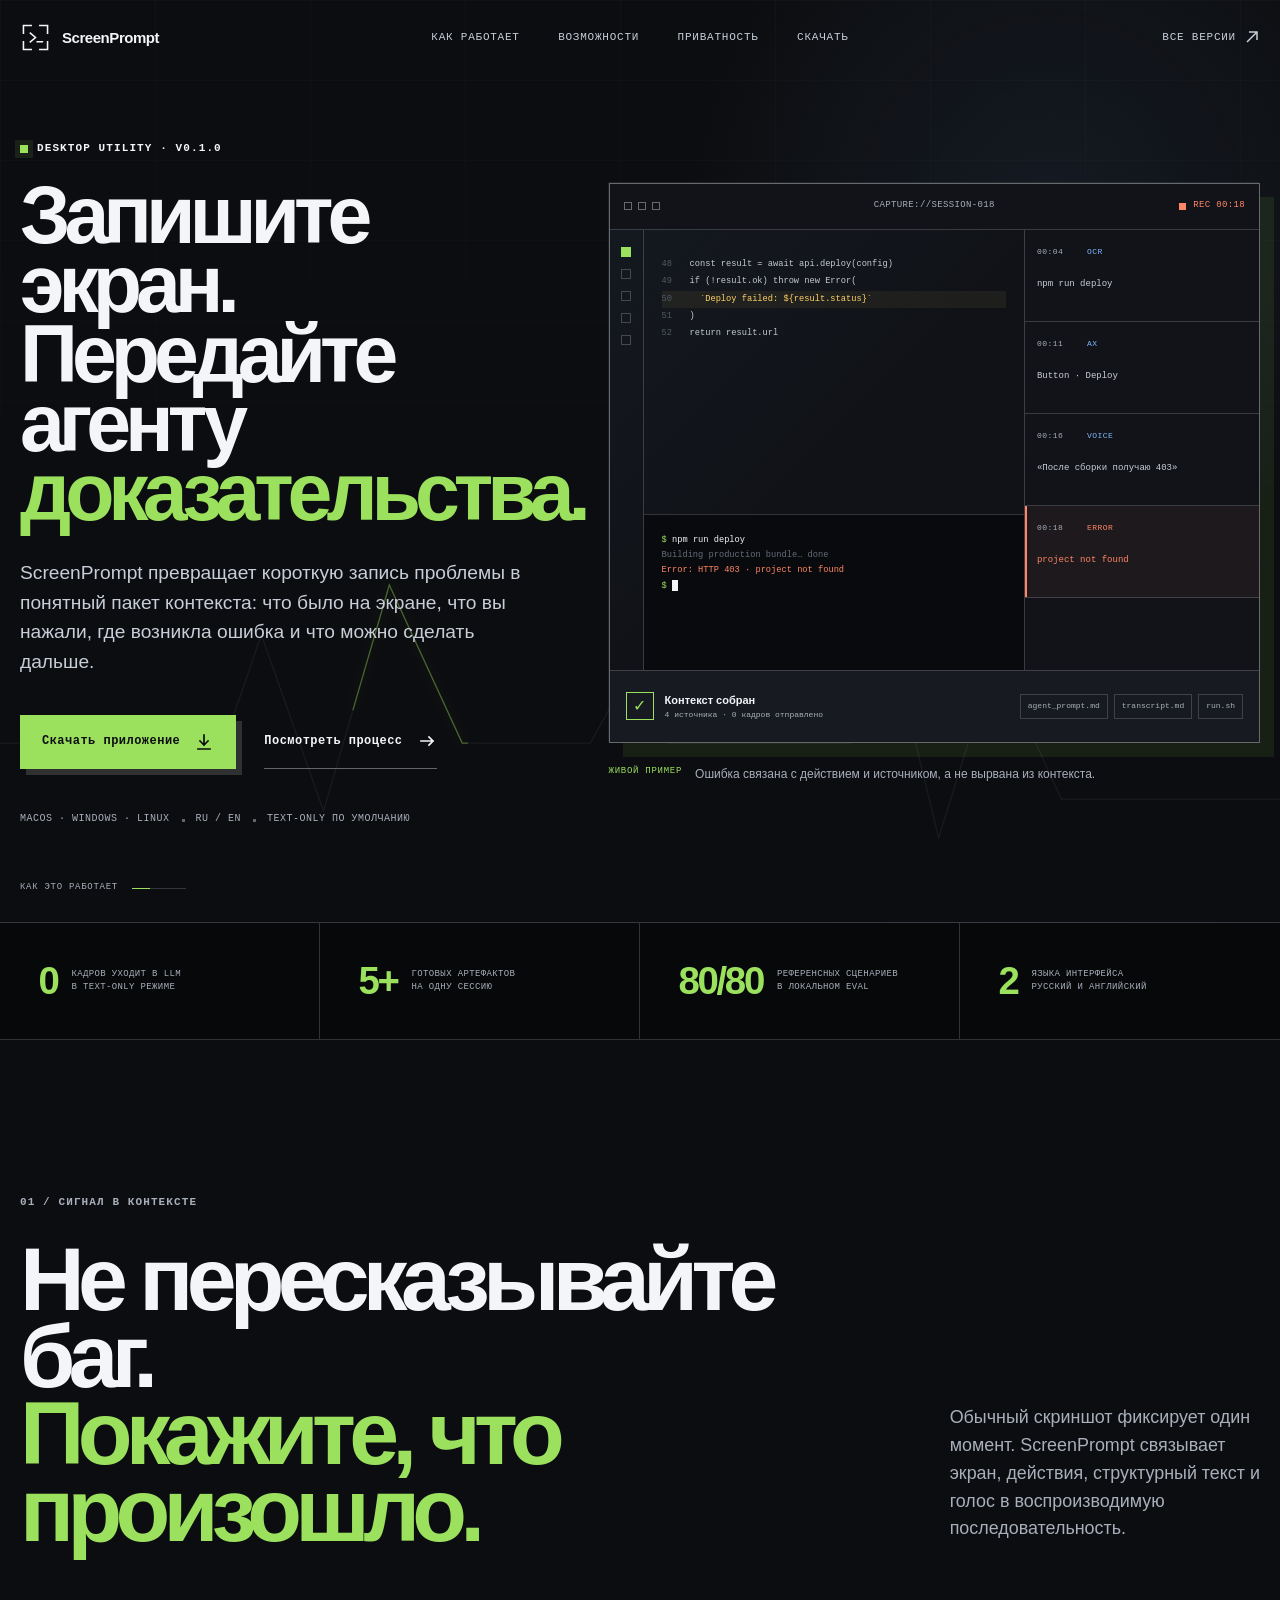
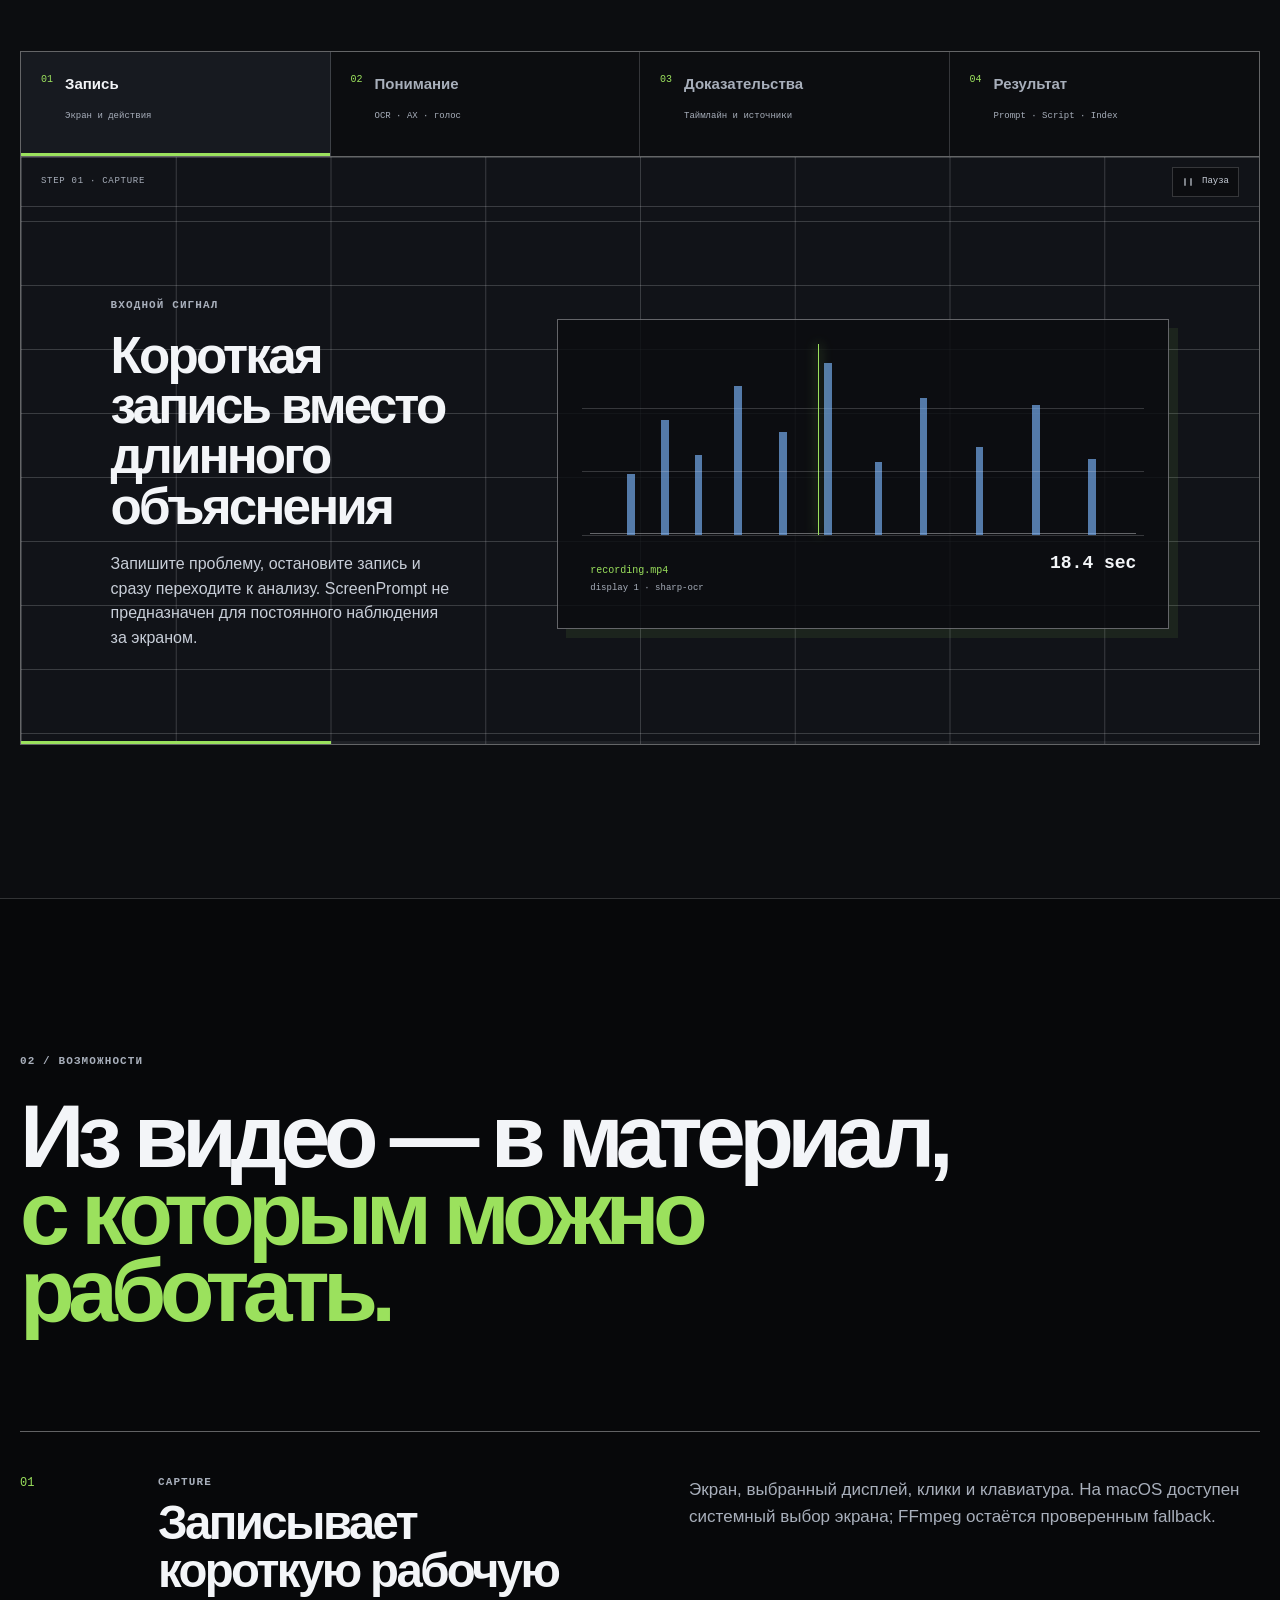
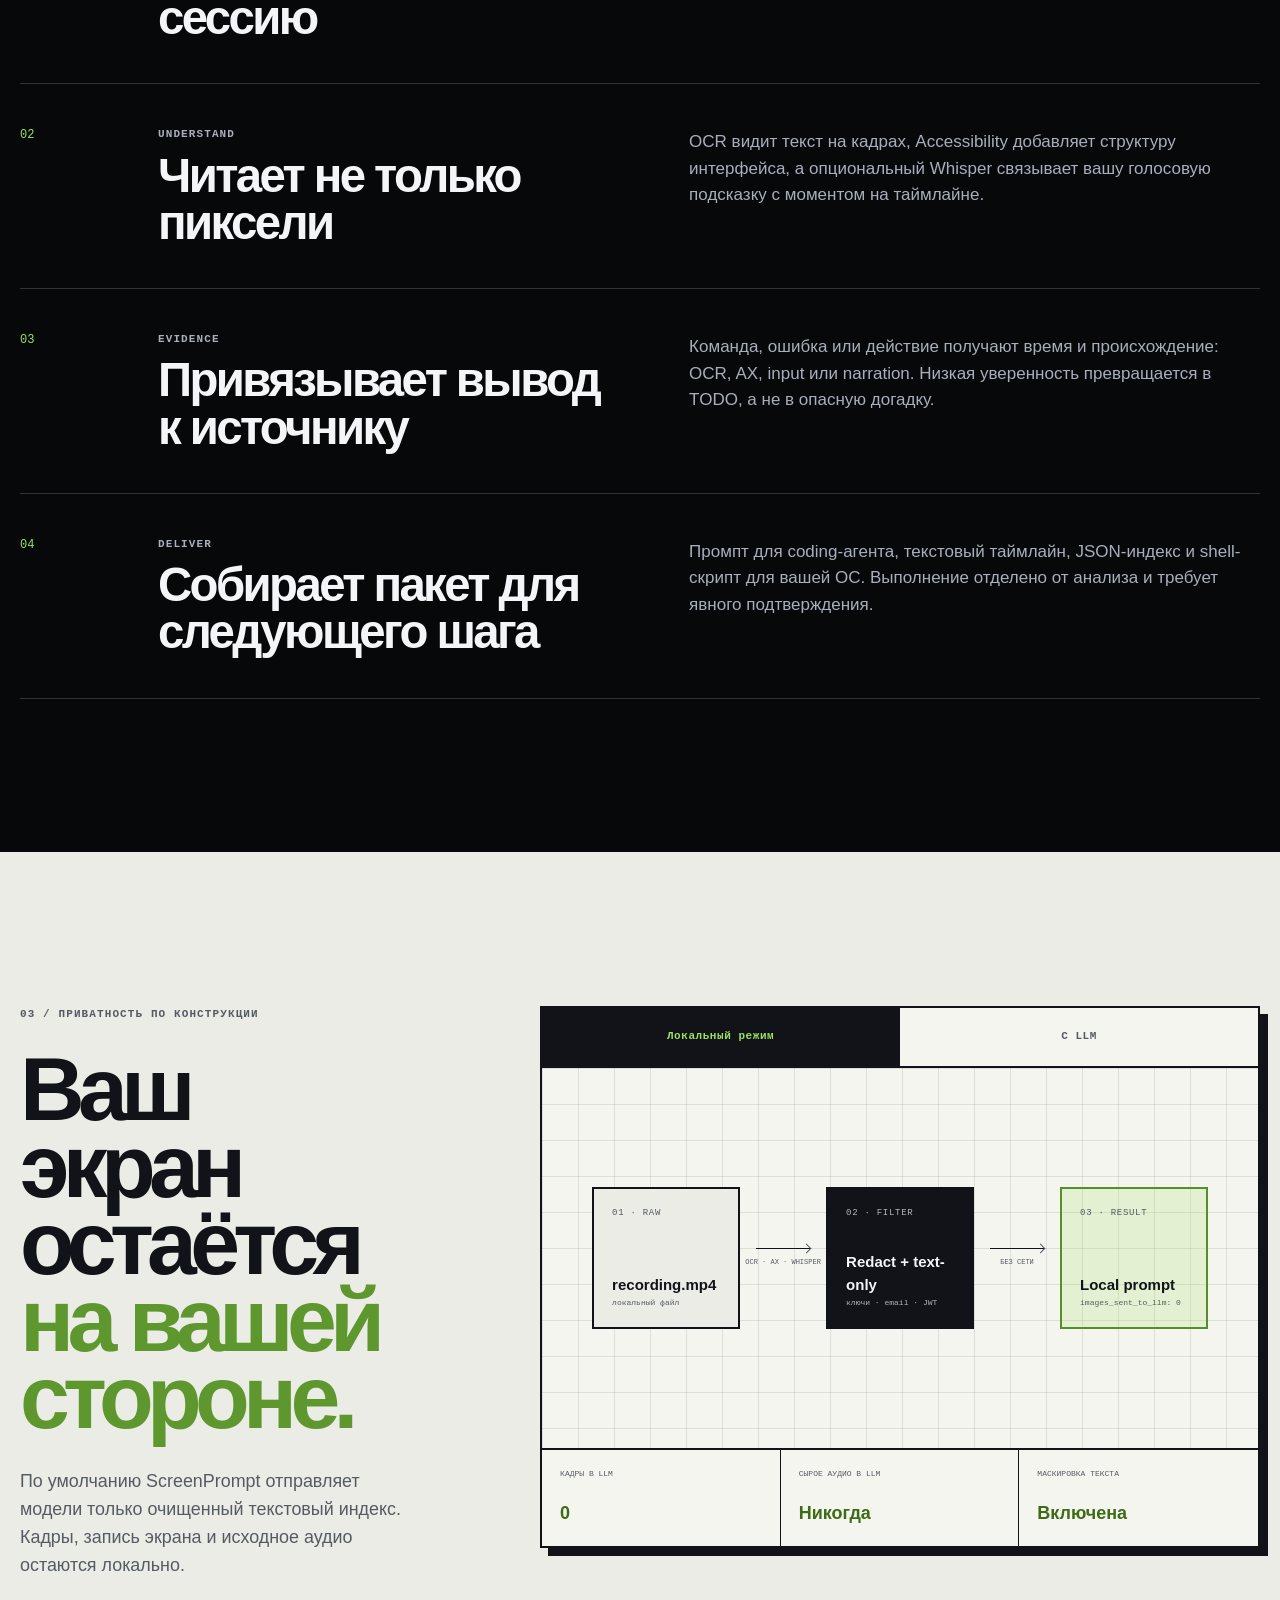
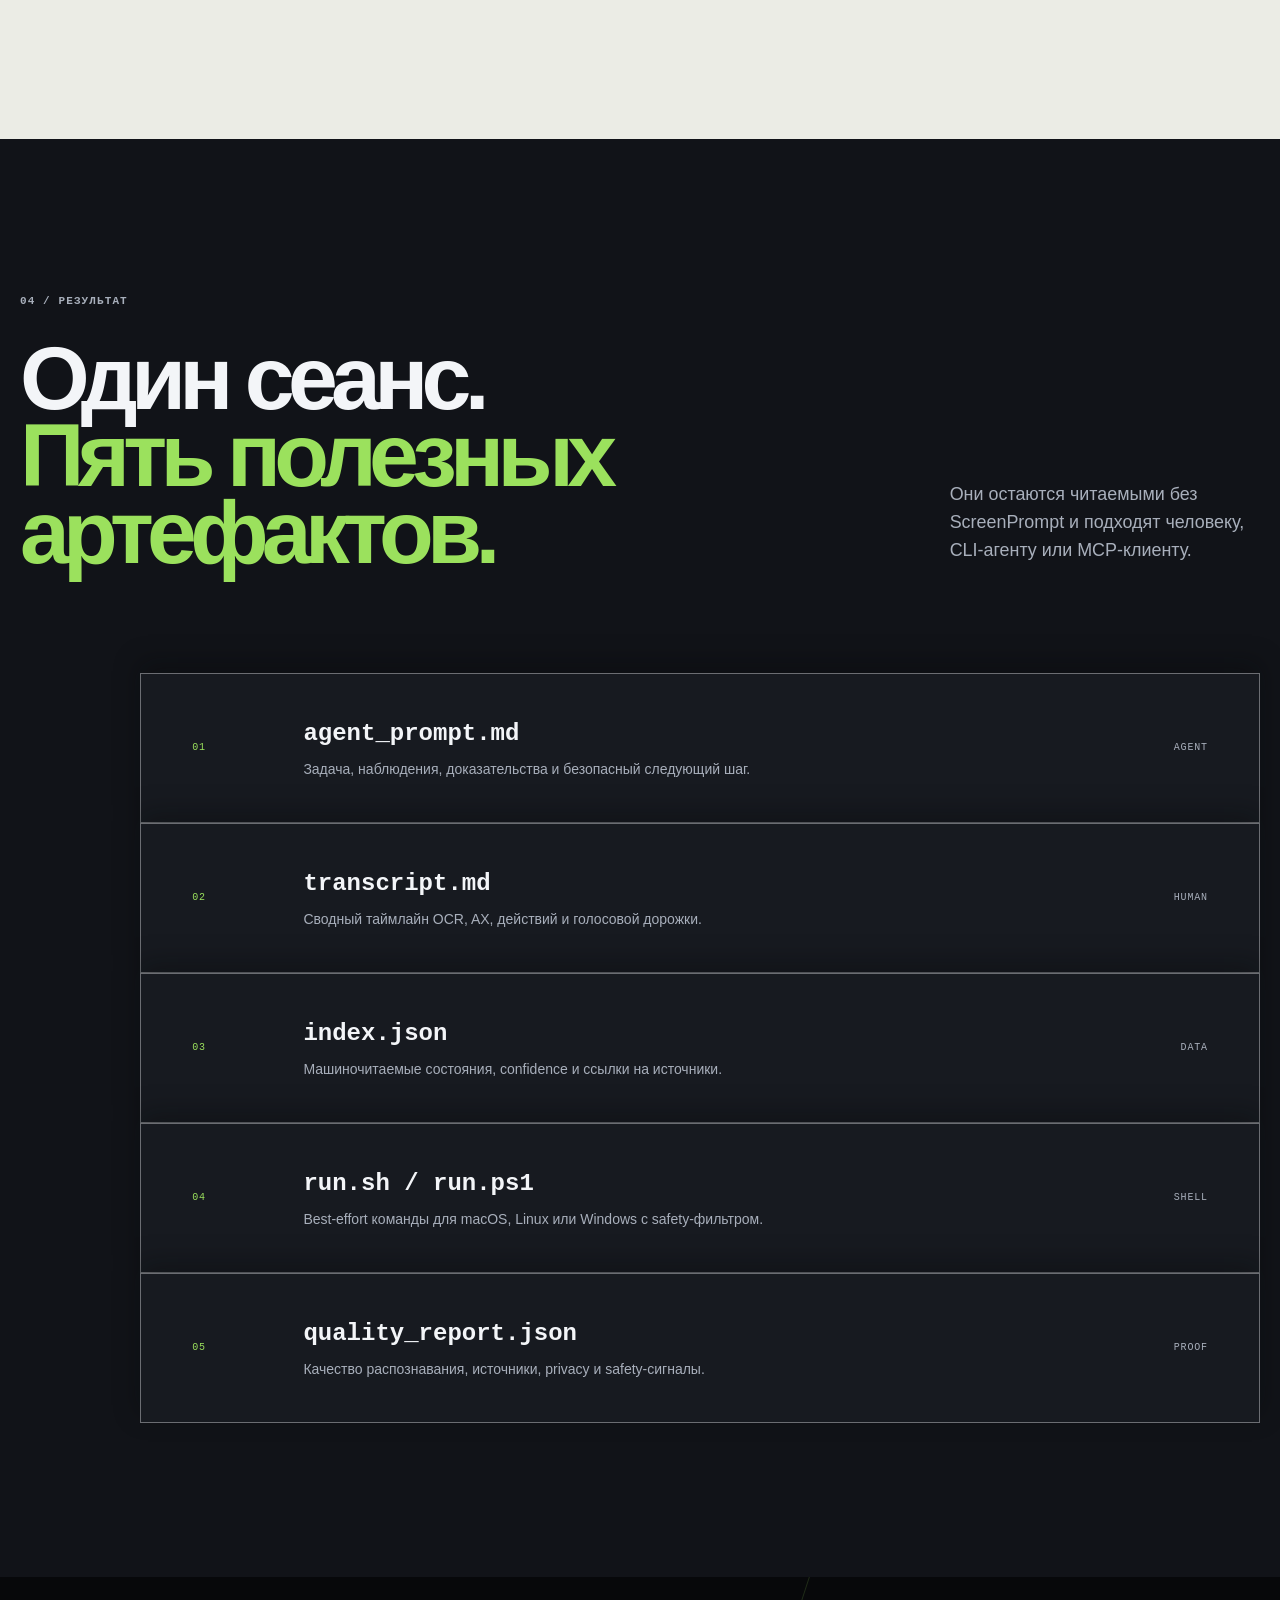
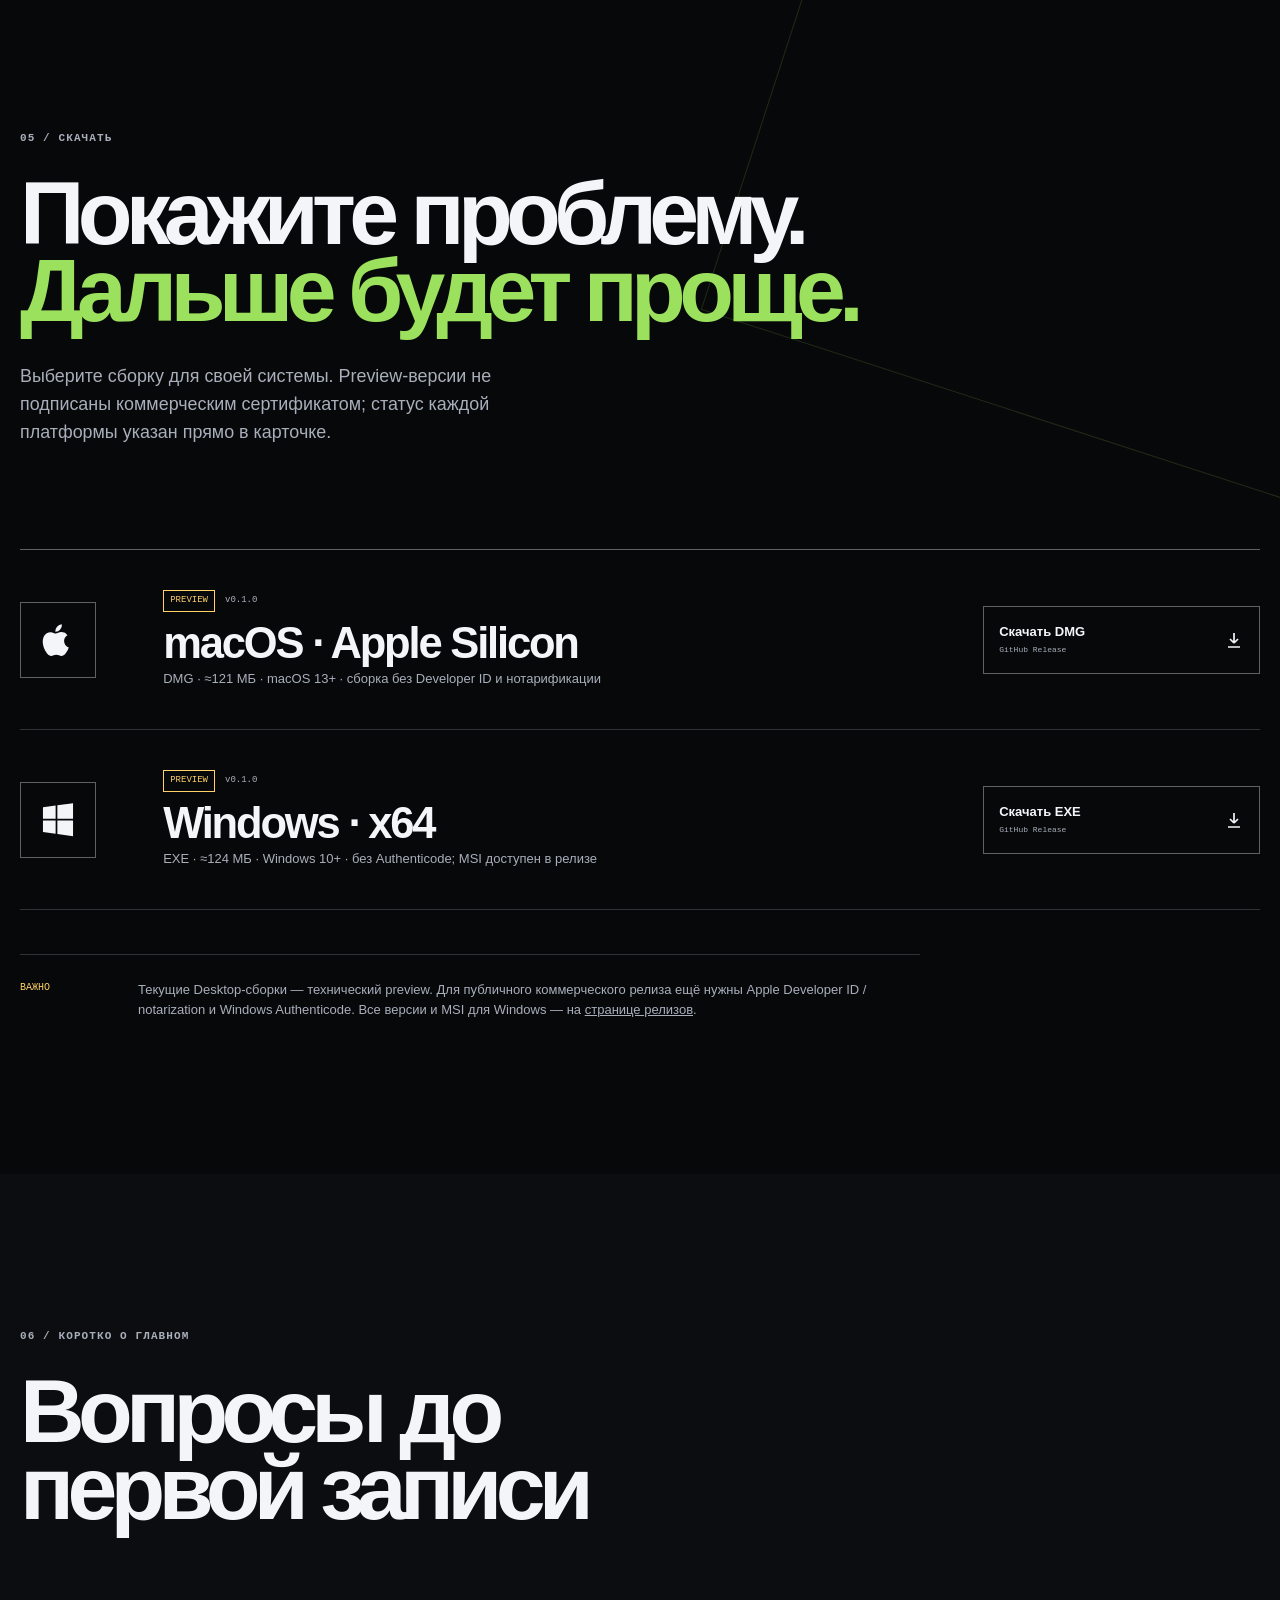
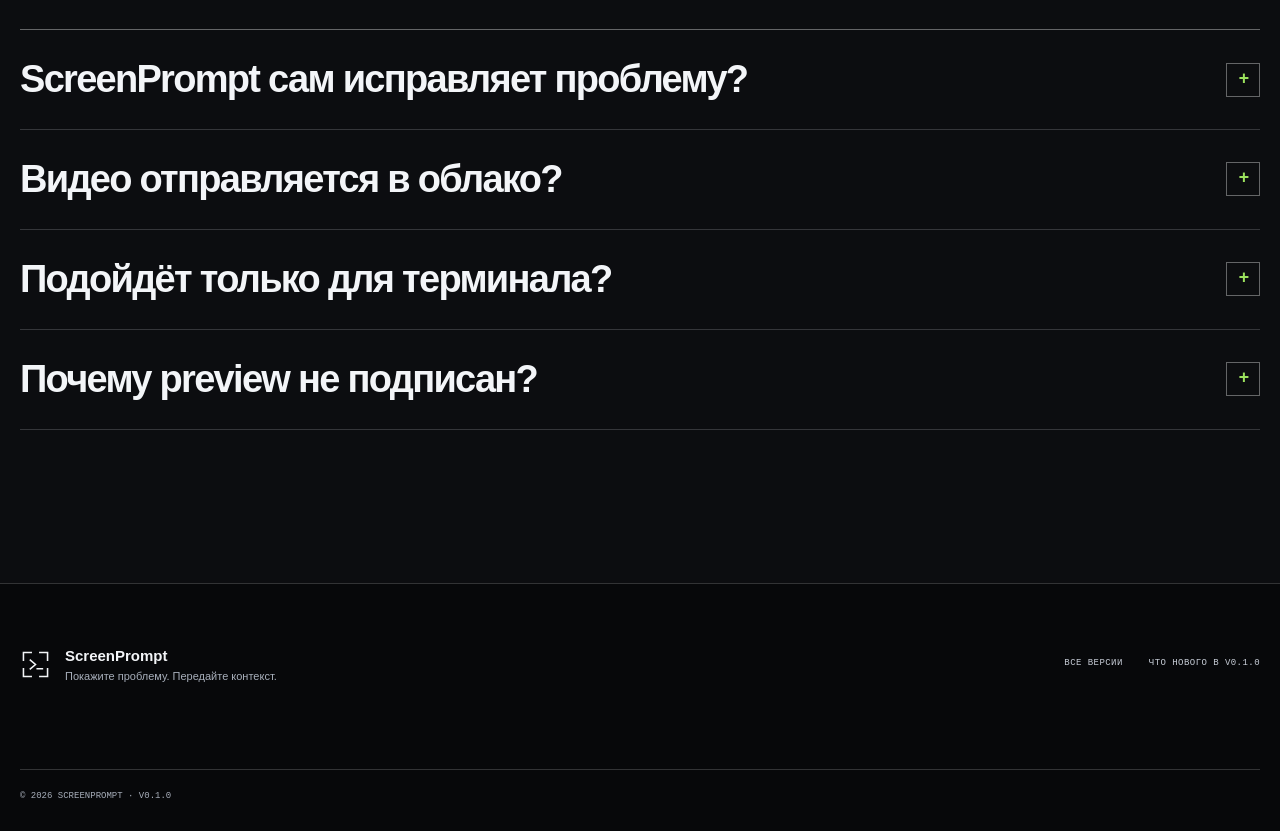
<file: index.html>
<!doctype html>
<html lang="ru">
  <head>
    <meta charset="UTF-8" />
    <meta name="viewport" content="width=device-width, initial-scale=1" />
    <meta name="theme-color" content="#0c0d10" />
    <meta
      name="description"
      content="ScreenPrompt превращает короткую запись экрана в доказательный индекс, промпт для coding-агента и безопасный shell-скрипт."
    />
    <meta property="og:type" content="website" />
    <meta property="og:locale" content="ru_RU" />
    <meta property="og:title" content="ScreenPrompt — покажите проблему, передайте контекст" />
    <meta
      property="og:description"
      content="Запись экрана → OCR, Accessibility и голос → понятный пакет контекста для coding-агента."
    />
    <meta property="og:url" content="https://screenprompt.24oros.ru/" />
    <meta property="og:image" content="https://screenprompt.24oros.ru/assets/og-card.svg" />
    <meta name="twitter:card" content="summary_large_image" />
    <link rel="canonical" href="https://screenprompt.24oros.ru/" />
    <link rel="icon" href="assets/icon.svg" type="image/svg+xml" />
    <link rel="manifest" href="manifest.webmanifest" />
    <link rel="stylesheet" href="styles.css" />
    <title>ScreenPrompt — запись экрана в контекст для coding-агента</title>
  </head>
  <body>
    <a class="skip-link" href="#main">Перейти к содержанию</a>

    <header class="site-header" data-header>
      <a class="brand" href="#top" aria-label="ScreenPrompt — на главную">
        <svg class="brand-mark" viewBox="0 0 36 36" aria-hidden="true">
          <path d="M4 13V4h9M23 4h9v9M32 23v9h-9M13 32H4v-9" />
          <path d="m12 13 6 5-6 5M20 23h6" />
        </svg>
        <span>ScreenPrompt</span>
      </a>

      <button
        class="menu-toggle"
        type="button"
        aria-expanded="false"
        aria-controls="site-navigation"
        data-menu-toggle
      >
        <span class="sr-only">Открыть меню</span>
        <span></span><span></span>
      </button>

      <nav class="site-nav" id="site-navigation" aria-label="Основная навигация" data-menu>
        <a href="#how">Как работает</a>
        <a href="#features">Возможности</a>
        <a href="#privacy">Приватность</a>
        <a href="#download">Скачать</a>
      </nav>

      <a
        class="header-github"
        href="https://github.com/Linx72/ScreenPrompt-releases/releases"
        target="_blank"
        rel="noreferrer"
      >
        Все версии
        <svg viewBox="0 0 16 16" aria-hidden="true"><path d="M5 3h8v8M13 3 3 13" /></svg>
      </a>
    </header>

    <main id="main">
      <section class="hero" id="top" aria-labelledby="hero-title">
        <div class="hero-grid" aria-hidden="true"></div>
        <svg class="hero-signal" viewBox="0 0 1440 480" preserveAspectRatio="none" aria-hidden="true">
          <path class="hero-signal-base" d="M0 356h252l42-108 70 176 74-226 82 158h144l40-63 48 63h205l39-124 60 219 64-183 74 144h286" />
          <path class="hero-signal-live" d="M0 356h252l42-108 70 176 74-226 82 158h144l40-63 48 63h205l39-124 60 219 64-183 74 144h286" />
        </svg>

        <div class="hero-copy reveal">
          <p class="eyebrow"><span class="status-dot"></span> Desktop utility · v0.1.0</p>
          <h1 id="hero-title">
            Запишите экран.<br />
            Передайте агенту <em>доказательства.</em>
          </h1>
          <p class="hero-lede">
            ScreenPrompt превращает короткую запись проблемы в понятный пакет контекста:
            что было на экране, что вы нажали, где возникла ошибка и что можно сделать дальше.
          </p>
          <div class="hero-actions">
            <a class="button button-primary" href="#download" data-platform-cta>
              <span>Скачать приложение</span>
              <svg viewBox="0 0 20 20" aria-hidden="true"><path d="M10 3v10m0 0 4-4m-4 4L6 9M4 17h12" /></svg>
            </a>
            <a class="text-link" href="#how">
              Посмотреть процесс
              <svg viewBox="0 0 20 20" aria-hidden="true"><path d="M4 10h12m-4-4 4 4-4 4" /></svg>
            </a>
          </div>
          <ul class="hero-notes" aria-label="Ключевые свойства">
            <li>macOS · Windows · Linux</li>
            <li>RU / EN</li>
            <li>Text-only по умолчанию</li>
          </ul>
        </div>

        <div class="hero-proof reveal" aria-label="Пример работы ScreenPrompt">
          <div class="proof-window">
            <div class="window-bar">
              <div class="window-controls" aria-hidden="true"><span></span><span></span><span></span></div>
              <span class="window-title">capture://session-018</span>
              <span class="recording-state"><i></i> REC 00:18</span>
            </div>

            <div class="capture-stage">
              <div class="capture-app">
                <div class="app-rail" aria-hidden="true">
                  <span class="rail-active"></span><span></span><span></span><span></span><span></span>
                </div>
                <div class="app-code" aria-hidden="true">
                  <p><b>48</b><span>const result = await api.deploy(config)</span></p>
                  <p><b>49</b><span>if (!result.ok) throw new Error(</span></p>
                  <p class="code-error"><b>50</b><span>&nbsp;&nbsp;`Deploy failed: ${result.status}`</span></p>
                  <p><b>51</b><span>)</span></p>
                  <p><b>52</b><span>return result.url</span></p>
                </div>
                <div class="capture-terminal">
                  <p><span>$</span> npm run deploy</p>
                  <p class="terminal-muted">Building production bundle… done</p>
                  <p class="terminal-error">Error: HTTP 403 · project not found</p>
                  <p class="terminal-caret"><span>$</span> <i></i></p>
                </div>
              </div>

              <ol class="event-ledger" aria-label="Собранные события">
                <li><time>00:04</time><span>OCR</span><strong>npm run deploy</strong></li>
                <li><time>00:11</time><span>AX</span><strong>Button · Deploy</strong></li>
                <li><time>00:16</time><span>VOICE</span><strong>«После сборки получаю 403»</strong></li>
                <li class="ledger-live"><time>00:18</time><span>ERROR</span><strong>project not found</strong></li>
              </ol>
            </div>

            <div class="artifact-ribbon">
              <div class="artifact-status">
                <span class="artifact-check">✓</span>
                <span><b>Контекст собран</b><small>4 источника · 0 кадров отправлено</small></span>
              </div>
              <div class="artifact-files" aria-label="Созданные файлы">
                <span>agent_prompt.md</span><span>transcript.md</span><span>run.sh</span>
              </div>
            </div>
          </div>
          <p class="proof-caption"><span>Живой пример</span> Ошибка связана с действием и источником, а не вырвана из контекста.</p>
        </div>

        <a class="scroll-cue" href="#how" aria-label="Прокрутить к разделу как это работает">
          <span>Как это работает</span><i></i>
        </a>
      </section>

      <section class="signal-strip" aria-label="Проверяемые свойства продукта">
        <div><strong>0</strong><span>кадров уходит в LLM<br />в text-only режиме</span></div>
        <div><strong>5+</strong><span>готовых артефактов<br />на одну сессию</span></div>
        <div><strong>80/80</strong><span>референсных сценариев<br />в локальном eval</span></div>
        <div><strong>2</strong><span>языка интерфейса<br />русский и английский</span></div>
      </section>

      <section class="process section" id="how" aria-labelledby="process-title">
        <div class="section-heading reveal">
          <p class="section-index">01 / Сигнал в контексте</p>
          <h2 id="process-title">Не пересказывайте баг.<br /><em>Покажите, что произошло.</em></h2>
          <p>
            Обычный скриншот фиксирует один момент. ScreenPrompt связывает экран, действия,
            структурный текст и голос в воспроизводимую последовательность.
          </p>
        </div>

        <div class="pipeline reveal" data-pipeline>
          <div class="pipeline-controls" role="tablist" aria-label="Этапы обработки">
            <button type="button" role="tab" aria-selected="true" data-step="0">
              <span>01</span><b>Запись</b><small>Экран и действия</small>
            </button>
            <button type="button" role="tab" aria-selected="false" data-step="1" tabindex="-1">
              <span>02</span><b>Понимание</b><small>OCR · AX · голос</small>
            </button>
            <button type="button" role="tab" aria-selected="false" data-step="2" tabindex="-1">
              <span>03</span><b>Доказательства</b><small>Таймлайн и источники</small>
            </button>
            <button type="button" role="tab" aria-selected="false" data-step="3" tabindex="-1">
              <span>04</span><b>Результат</b><small>Prompt · Script · Index</small>
            </button>
          </div>

          <div class="pipeline-visual" data-pipeline-panel aria-live="polite">
            <div class="pipeline-meta">
              <span data-step-label>STEP 01 · CAPTURE</span>
              <button class="motion-toggle" type="button" data-motion-toggle aria-pressed="false">
                <svg class="pause-icon" viewBox="0 0 16 16" aria-hidden="true"><path d="M4 3v10M12 3v10" /></svg>
                <svg class="play-icon" viewBox="0 0 16 16" aria-hidden="true"><path d="m5 3 7 5-7 5Z" /></svg>
                <span data-motion-label>Пауза</span>
              </button>
            </div>

            <div class="pipeline-scene" data-scene="capture">
              <div class="scene-copy">
                <p class="scene-kicker" data-scene-kicker>Входной сигнал</p>
                <h3 data-scene-title>Короткая запись вместо длинного объяснения</h3>
                <p data-scene-description>
                  Запишите проблему, остановите запись и сразу переходите к анализу. ScreenPrompt не
                  предназначен для постоянного наблюдения за экраном.
                </p>
              </div>
              <div class="scene-artifact" aria-hidden="true">
                <div class="signal-map">
                  <span style="--x: 8%; --h: 32%"></span><span style="--x: 14%; --h: 60%"></span>
                  <span style="--x: 20%; --h: 42%"></span><span style="--x: 27%; --h: 78%"></span>
                  <span style="--x: 35%; --h: 54%"></span><span style="--x: 43%; --h: 90%"></span>
                  <span style="--x: 52%; --h: 38%"></span><span style="--x: 60%; --h: 72%"></span>
                  <span style="--x: 70%; --h: 46%"></span><span style="--x: 80%; --h: 68%"></span>
                  <span style="--x: 90%; --h: 40%"></span>
                  <i data-scene-cursor></i>
                </div>
                <div class="scene-output" data-scene-output>
                  <span>recording.mp4</span><b>18.4 sec</b><small>display 1 · sharp-ocr</small>
                </div>
              </div>
            </div>

            <div class="pipeline-progress" aria-hidden="true"><span data-pipeline-progress></span></div>
          </div>
        </div>
      </section>

      <section class="capabilities section" id="features" aria-labelledby="features-title">
        <div class="section-heading compact reveal">
          <p class="section-index">02 / Возможности</p>
          <h2 id="features-title">Из видео — в материал,<br /><em>с которым можно работать.</em></h2>
        </div>

        <div class="capability-list">
          <article class="capability reveal">
            <span class="capability-number">01</span>
            <div>
              <p class="capability-label">Capture</p>
              <h3>Записывает короткую рабочую сессию</h3>
            </div>
            <p>
              Экран, выбранный дисплей, клики и клавиатура. На macOS доступен системный выбор экрана;
              FFmpeg остаётся проверенным fallback.
            </p>
          </article>
          <article class="capability reveal">
            <span class="capability-number">02</span>
            <div>
              <p class="capability-label">Understand</p>
              <h3>Читает не только пиксели</h3>
            </div>
            <p>
              OCR видит текст на кадрах, Accessibility добавляет структуру интерфейса, а опциональный
              Whisper связывает вашу голосовую подсказку с моментом на таймлайне.
            </p>
          </article>
          <article class="capability reveal">
            <span class="capability-number">03</span>
            <div>
              <p class="capability-label">Evidence</p>
              <h3>Привязывает вывод к источнику</h3>
            </div>
            <p>
              Команда, ошибка или действие получают время и происхождение: OCR, AX, input или narration.
              Низкая уверенность превращается в TODO, а не в опасную догадку.
            </p>
          </article>
          <article class="capability reveal">
            <span class="capability-number">04</span>
            <div>
              <p class="capability-label">Deliver</p>
              <h3>Собирает пакет для следующего шага</h3>
            </div>
            <p>
              Промпт для coding-агента, текстовый таймлайн, JSON-индекс и shell-скрипт для вашей ОС.
              Выполнение отделено от анализа и требует явного подтверждения.
            </p>
          </article>
        </div>
      </section>

      <section class="privacy section" id="privacy" aria-labelledby="privacy-title">
        <div class="privacy-intro reveal">
          <p class="section-index">03 / Приватность по конструкции</p>
          <h2 id="privacy-title">Ваш экран остаётся<br /><em>на вашей стороне.</em></h2>
          <p>
            По умолчанию ScreenPrompt отправляет модели только очищенный текстовый индекс. Кадры,
            запись экрана и исходное аудио остаются локально.
          </p>
        </div>

        <div class="privacy-lab reveal" data-privacy-lab>
          <div class="privacy-tabs" role="tablist" aria-label="Режим обработки">
            <button type="button" role="tab" aria-selected="true" data-privacy-mode="local">
              Локальный режим
            </button>
            <button type="button" role="tab" aria-selected="false" data-privacy-mode="cloud" tabindex="-1">
              С LLM
            </button>
          </div>

          <div class="privacy-diagram" data-privacy-panel aria-live="polite">
            <div class="privacy-node source">
              <span>01 · RAW</span><b>recording.mp4</b><small>локальный файл</small>
            </div>
            <div class="privacy-arrow"><i></i><span>OCR · AX · Whisper</span></div>
            <div class="privacy-node filter">
              <span>02 · FILTER</span><b>Redact + text-only</b><small>ключи · email · JWT</small>
            </div>
            <div class="privacy-arrow"><i></i><span data-privacy-transfer>без сети</span></div>
            <div class="privacy-node destination" data-privacy-destination>
              <span>03 · RESULT</span><b>Local prompt</b><small>images_sent_to_llm: 0</small>
            </div>
          </div>

          <div class="privacy-facts">
            <div><span>Кадры в LLM</span><strong data-privacy-images>0</strong></div>
            <div><span>Сырое аудио в LLM</span><strong>Никогда</strong></div>
            <div><span>Маскировка текста</span><strong>Включена</strong></div>
          </div>
        </div>
      </section>

      <section class="artifacts section" aria-labelledby="artifacts-title">
        <div class="section-heading reveal">
          <p class="section-index">04 / Результат</p>
          <h2 id="artifacts-title">Один сеанс.<br /><em>Пять полезных артефактов.</em></h2>
          <p>Они остаются читаемыми без ScreenPrompt и подходят человеку, CLI-агенту или MCP-клиенту.</p>
        </div>

        <div class="artifact-stack reveal">
          <article>
            <span>01</span><div><b>agent_prompt.md</b><p>Задача, наблюдения, доказательства и безопасный следующий шаг.</p></div><em>AGENT</em>
          </article>
          <article>
            <span>02</span><div><b>transcript.md</b><p>Сводный таймлайн OCR, AX, действий и голосовой дорожки.</p></div><em>HUMAN</em>
          </article>
          <article>
            <span>03</span><div><b>index.json</b><p>Машиночитаемые состояния, confidence и ссылки на источники.</p></div><em>DATA</em>
          </article>
          <article>
            <span>04</span><div><b>run.sh / run.ps1</b><p>Best-effort команды для macOS, Linux или Windows с safety-фильтром.</p></div><em>SHELL</em>
          </article>
          <article>
            <span>05</span><div><b>quality_report.json</b><p>Качество распознавания, источники, privacy и safety-сигналы.</p></div><em>PROOF</em>
          </article>
        </div>
      </section>

      <section class="download section" id="download" aria-labelledby="download-title">
        <div class="download-heading reveal">
          <p class="section-index">05 / Скачать</p>
          <h2 id="download-title">Покажите проблему.<br /><em>Дальше будет проще.</em></h2>
          <p>
            Выберите сборку для своей системы. Preview-версии не подписаны коммерческим сертификатом;
            статус каждой платформы указан прямо в карточке.
          </p>
        </div>

        <!--
          RU: Установщики раздаются из открытого репозитория ScreenPrompt-releases (только сборки).
              Исходники закрыты 04.10.2026 — ссылки на Linx72/ScreenPrompt отдают 404, не возвращать их.
          EN: Installers are served from the public ScreenPrompt-releases repo (builds only).
              Sources were made private on 2026-10-04 — Linx72/ScreenPrompt links return 404, do not restore them.
        -->
        <div class="download-list reveal">
          <article class="download-item" data-platform="mac">
            <div class="platform-icon" aria-hidden="true">
              <svg viewBox="0 0 48 48"><path d="M31.7 25.4c0-5 4.1-7.4 4.3-7.5a9.2 9.2 0 0 0-7.2-3.9c-3-.3-5.9 1.8-7.5 1.8-1.6 0-4-1.8-6.6-1.7a9.8 9.8 0 0 0-8.3 5c-3.5 6.1-.9 15.2 2.5 20.2 1.7 2.4 3.7 5.1 6.4 5 2.5-.1 3.5-1.6 6.6-1.6s4 1.6 6.7 1.5c2.8 0 4.5-2.4 6.2-4.9a21.8 21.8 0 0 0 2.8-5.8 8.8 8.8 0 0 1-5.9-8.1ZM26.8 10.8A8.9 8.9 0 0 0 28.9 4a9.2 9.2 0 0 0-6.1 3.2 8.5 8.5 0 0 0-2.2 6.5 7.6 7.6 0 0 0 6.2-2.9Z" /></svg>
            </div>
            <div class="download-copy">
              <div class="download-status"><span class="status-preview">Preview</span><span>v0.1.0</span></div>
              <h3>macOS · Apple Silicon</h3>
              <p>DMG · ≈121 МБ · macOS 13+ · сборка без Developer ID и нотарификации</p>
            </div>
            <a
              class="download-action"
              href="https://github.com/Linx72/ScreenPrompt-releases/releases/download/v0.1.0/ScreenPrompt_0.1.0_aarch64.dmg"
              data-download-mac
            >
              <span>Скачать DMG</span><small>GitHub Release</small>
              <svg viewBox="0 0 20 20" aria-hidden="true"><path d="M10 3v10m0 0 4-4m-4 4L6 9M4 17h12" /></svg>
            </a>
          </article>

          <article class="download-item" data-platform="windows">
            <div class="platform-icon" aria-hidden="true">
              <svg viewBox="0 0 48 48"><path d="m5 8 16-2.2v16.7H5V8Zm18.2-2.5L43 2.8v19.7H23.2v-17ZM5 24.7h16v16.8L5 39.3V24.7Zm18.2 0H43v19.7l-19.8-2.7v-17Z" /></svg>
            </div>
            <div class="download-copy">
              <div class="download-status"><span class="status-preview">Preview</span><span>v0.1.0</span></div>
              <h3>Windows · x64</h3>
              <p>EXE · ≈124 МБ · Windows 10+ · без Authenticode; MSI доступен в релизе</p>
            </div>
            <a
              class="download-action"
              href="https://github.com/Linx72/ScreenPrompt-releases/releases/download/v0.1.0/ScreenPrompt_0.1.0_x64-setup.exe"
              data-download-windows
            >
              <span>Скачать EXE</span><small>GitHub Release</small>
              <svg viewBox="0 0 20 20" aria-hidden="true"><path d="M10 3v10m0 0 4-4m-4 4L6 9M4 17h12" /></svg>
            </a>
          </article>
        </div>

        <div class="release-note reveal">
          <span>Важно</span>
          <p>
            Текущие Desktop-сборки — технический preview. Для публичного коммерческого релиза ещё нужны
            Apple Developer ID / notarization и Windows Authenticode. Все версии и MSI для Windows —
            на <a href="https://github.com/Linx72/ScreenPrompt-releases/releases">странице релизов</a>.
          </p>
        </div>
      </section>

      <section class="faq section" aria-labelledby="faq-title">
        <div class="section-heading compact reveal">
          <p class="section-index">06 / Коротко о главном</p>
          <h2 id="faq-title">Вопросы до первой записи</h2>
        </div>
        <div class="faq-list reveal">
          <details>
            <summary>ScreenPrompt сам исправляет проблему?</summary>
            <p>
              Он готовит проверяемый контекст и безопасный следующий шаг. Решение выполняет человек или
              выбранный coding-агент; потенциально опасные команды не запускаются автоматически.
            </p>
          </details>
          <details>
            <summary>Видео отправляется в облако?</summary>
            <p>
              В режиме по умолчанию — нет. Модель получает очищенный текстовый индекс, а локальные кадры,
              видео и исходное аудио остаются в папке сессии.
            </p>
          </details>
          <details>
            <summary>Подойдёт только для терминала?</summary>
            <p>
              Нет. ScreenPrompt умеет разбирать терминал, IDE и обычные GUI-сценарии. Accessibility
              помогает увидеть роли и подписи элементов, а OCR остаётся fallback для недоступных окон.
            </p>
          </details>
          <details>
            <summary>Почему preview не подписан?</summary>
            <p>
              Код и сборка уже проходят локальные структурные проверки, но сертификаты Apple и Microsoft —
              отдельный владелецкий релизный этап. Сайт явно показывает эту границу до скачивания.
            </p>
          </details>
        </div>
      </section>
    </main>

    <footer class="site-footer">
      <div class="footer-brand">
        <svg class="brand-mark" viewBox="0 0 36 36" aria-hidden="true">
          <path d="M4 13V4h9M23 4h9v9M32 23v9h-9M13 32H4v-9" />
          <path d="m12 13 6 5-6 5M20 23h6" />
        </svg>
        <div><strong>ScreenPrompt</strong><span>Покажите проблему. Передайте контекст.</span></div>
      </div>
      <div class="footer-links">
        <a href="https://github.com/Linx72/ScreenPrompt-releases/releases">Все версии</a>
        <a href="https://github.com/Linx72/ScreenPrompt-releases/releases/tag/v0.1.0">Что нового в v0.1.0</a>
      </div>
      <p class="footer-meta">© <span data-year>2026</span> ScreenPrompt · v0.1.0</p>
    </footer>

    <div class="toast" role="status" aria-live="polite" data-toast></div>
    <script src="app.js" defer></script>
  </body>
</html>
</file>
<file: styles.css>
:root {
  color-scheme: dark;
  --ink: #f3f5f8;
  --muted: #a8afbb;
  --muted-strong: #c8ced8;
  --base: #0c0d10;
  --base-deep: #07080a;
  --surface: #171a20;
  --surface-raised: #20242c;
  --surface-soft: #111318;
  --line: rgba(243, 245, 248, 0.18);
  --line-strong: rgba(243, 245, 248, 0.38);
  --accent: #9be15d;
  --accent-dark: #5f972f;
  --blue: #7eb7ff;
  --warning: #ffd166;
  --danger: #ff8666;
  --paper: #ebece5;
  --paper-ink: #111318;
  --paper-muted: #555b63;
  --font-sans: Inter, ui-sans-serif, -apple-system, BlinkMacSystemFont, "Segoe UI", sans-serif;
  --font-display: "Arial Narrow", "Roboto Condensed", Inter, ui-sans-serif, sans-serif;
  --font-mono: "JetBrains Mono", "SFMono-Regular", Consolas, "Liberation Mono", monospace;
  --page: min(100% - 40px, 1360px);
  --section-space: clamp(96px, 12vw, 180px);
}

*,
*::before,
*::after {
  box-sizing: border-box;
}

html {
  scroll-behavior: smooth;
  scroll-padding-top: 90px;
  background: var(--base);
}

body {
  margin: 0;
  overflow-x: hidden;
  background: var(--base);
  color: var(--ink);
  font-family: var(--font-sans);
  font-size: 16px;
  line-height: 1.55;
  -webkit-font-smoothing: antialiased;
  text-rendering: optimizeLegibility;
}

body::selection {
  background: var(--accent);
  color: var(--base);
}

a {
  color: inherit;
}

button,
a {
  -webkit-tap-highlight-color: transparent;
}

button {
  font: inherit;
}

svg {
  display: block;
}

:focus-visible {
  outline: 3px solid var(--accent);
  outline-offset: 4px;
}

.sr-only {
  position: absolute;
  width: 1px;
  height: 1px;
  padding: 0;
  margin: -1px;
  overflow: hidden;
  clip: rect(0, 0, 0, 0);
  white-space: nowrap;
  border: 0;
}

.skip-link {
  position: fixed;
  top: 12px;
  left: 12px;
  z-index: 200;
  padding: 12px 16px;
  translate: 0 -160%;
  background: var(--accent);
  color: var(--base);
  font-weight: 800;
  text-decoration: none;
}

.skip-link:focus {
  translate: 0;
}

.site-header {
  position: fixed;
  inset: 0 0 auto;
  z-index: 100;
  display: grid;
  grid-template-columns: 1fr auto 1fr;
  align-items: center;
  min-height: 76px;
  padding: 0 max(20px, calc((100vw - 1360px) / 2));
  border-bottom: 1px solid transparent;
  transition: background-color 220ms ease, border-color 220ms ease;
}

.site-header.is-scrolled,
.site-header.is-menu-open {
  border-bottom-color: var(--line);
  background: color-mix(in srgb, var(--base) 92%, transparent);
  backdrop-filter: blur(18px);
}

.brand {
  position: relative;
  z-index: 2;
  display: inline-flex;
  align-items: center;
  gap: 11px;
  width: max-content;
  color: var(--ink);
  font-size: 15px;
  font-weight: 800;
  letter-spacing: -0.03em;
  text-decoration: none;
}

.brand-mark {
  width: 31px;
  height: 31px;
  fill: none;
  stroke: currentColor;
  stroke-width: 1.8;
  stroke-linecap: square;
  stroke-linejoin: miter;
}

.site-nav {
  display: flex;
  align-items: center;
  gap: clamp(20px, 3vw, 42px);
  font-family: var(--font-mono);
  font-size: 11px;
  letter-spacing: 0.07em;
  text-transform: uppercase;
}

.site-nav a,
.header-github {
  color: var(--muted-strong);
  text-decoration: none;
  transition: color 160ms ease;
}

.site-nav a:hover,
.header-github:hover {
  color: var(--ink);
}

.header-github {
  display: inline-flex;
  align-items: center;
  justify-self: end;
  gap: 8px;
  font-family: var(--font-mono);
  font-size: 11px;
  letter-spacing: 0.07em;
  text-transform: uppercase;
}

.header-github svg {
  width: 16px;
  fill: none;
  stroke: currentColor;
  stroke-width: 1.5;
}

.menu-toggle {
  display: none;
}

.hero {
  position: relative;
  display: grid;
  grid-template-columns: minmax(0, 0.88fr) minmax(540px, 1.12fr);
  gap: clamp(40px, 6vw, 94px);
  align-items: center;
  min-height: max(820px, 100svh);
  padding: 140px max(20px, calc((100vw - 1360px) / 2)) 96px;
  overflow: hidden;
  border-bottom: 1px solid var(--line);
  background:
    radial-gradient(circle at 82% 22%, rgba(126, 183, 255, 0.08), transparent 29%),
    var(--base);
}

.hero-grid {
  position: absolute;
  inset: 0;
  pointer-events: none;
  background-image:
    linear-gradient(var(--line) 1px, transparent 1px),
    linear-gradient(90deg, var(--line) 1px, transparent 1px);
  background-size: 100% 80px, calc((100vw - 40px) / 8) 100%;
  mask-image: linear-gradient(to bottom, rgba(0, 0, 0, 0.56), transparent 74%);
  opacity: 0.22;
}

.hero-signal {
  position: absolute;
  inset: auto 0 6%;
  width: 100%;
  height: min(38vw, 480px);
  pointer-events: none;
  opacity: 0.42;
}

.hero-signal path {
  fill: none;
  stroke-width: 1.25;
  vector-effect: non-scaling-stroke;
}

.hero-signal-base {
  stroke: rgba(243, 245, 248, 0.14);
}

.hero-signal-live {
  stroke: var(--accent);
  stroke-dasharray: 310 1800;
  stroke-dashoffset: 1480;
  filter: drop-shadow(0 0 8px rgba(155, 225, 93, 0.35));
  animation: signal-travel 7s linear infinite;
}

@keyframes signal-travel {
  to {
    stroke-dashoffset: -720;
  }
}

.hero-copy,
.hero-proof {
  position: relative;
  z-index: 2;
}

.eyebrow,
.section-index,
.scene-kicker,
.capability-label,
.cli-label {
  margin: 0;
  color: var(--muted);
  font-family: var(--font-mono);
  font-size: 11px;
  font-weight: 700;
  letter-spacing: 0.1em;
  text-transform: uppercase;
}

.eyebrow {
  display: flex;
  align-items: center;
  gap: 9px;
  color: var(--ink);
}

.status-dot {
  width: 8px;
  height: 8px;
  background: var(--accent);
  box-shadow: 0 0 0 5px rgba(155, 225, 93, 0.1);
}

.hero h1,
.section-heading h2,
.privacy-intro h2,
.download-heading h2 {
  margin: 24px 0 0;
  font-family: var(--font-display);
  font-size: clamp(56px, 6.3vw, 106px);
  font-stretch: condensed;
  font-weight: 800;
  letter-spacing: -0.075em;
  line-height: 0.86;
  text-wrap: balance;
}

.hero h1 {
  max-width: 830px;
}

.hero h1 em,
.section-heading h2 em,
.privacy-intro h2 em,
.download-heading h2 em {
  color: var(--accent);
  font-style: normal;
}

.hero-lede {
  max-width: 680px;
  margin: 30px 0 0;
  color: var(--muted-strong);
  font-size: clamp(17px, 1.5vw, 21px);
  line-height: 1.55;
}

.hero-actions {
  display: flex;
  flex-wrap: wrap;
  align-items: center;
  gap: 28px;
  margin-top: 38px;
}

.button,
.text-link {
  display: inline-flex;
  align-items: center;
  justify-content: center;
  gap: 14px;
  min-height: 54px;
  font-family: var(--font-mono);
  font-size: 12px;
  font-weight: 800;
  letter-spacing: 0.04em;
  text-decoration: none;
}

.button {
  padding: 14px 20px;
  border: 2px solid var(--accent);
}

.button-primary {
  background: var(--accent);
  color: var(--base);
  box-shadow: 6px 6px 0 rgba(243, 245, 248, 0.15);
  transition: translate 150ms ease, box-shadow 150ms ease, background-color 150ms ease;
}

.button-primary:hover {
  translate: 3px 3px;
  background: #acf170;
  box-shadow: 3px 3px 0 rgba(243, 245, 248, 0.18);
}

.button svg,
.text-link svg {
  width: 20px;
  height: 20px;
  fill: none;
  stroke: currentColor;
  stroke-width: 1.7;
  stroke-linecap: square;
}

.text-link {
  border-bottom: 1px solid var(--line-strong);
  color: var(--ink);
}

.hero-notes {
  display: flex;
  flex-wrap: wrap;
  gap: 12px 26px;
  padding: 0;
  margin: 42px 0 0;
  color: var(--muted);
  font-family: var(--font-mono);
  font-size: 10px;
  letter-spacing: 0.05em;
  list-style: none;
  text-transform: uppercase;
}

.hero-notes li {
  position: relative;
}

.hero-notes li:not(:last-child)::after {
  position: absolute;
  top: 50%;
  right: -15px;
  width: 3px;
  height: 3px;
  background: var(--line-strong);
  content: "";
}

.hero-proof {
  min-width: 0;
}

.proof-window {
  border: 1px solid var(--line-strong);
  background: var(--surface-soft);
  box-shadow:
    14px 14px 0 rgba(155, 225, 93, 0.09),
    -1px -1px 0 rgba(243, 245, 248, 0.08);
}

.window-bar {
  display: grid;
  grid-template-columns: 1fr auto 1fr;
  align-items: center;
  min-height: 46px;
  padding: 0 14px;
  border-bottom: 1px solid var(--line);
  font-family: var(--font-mono);
  font-size: 9px;
  letter-spacing: 0.04em;
  text-transform: uppercase;
}

.window-controls {
  display: flex;
  gap: 6px;
}

.window-controls span {
  width: 8px;
  height: 8px;
  border: 1px solid var(--line-strong);
}

.window-title {
  color: var(--muted);
}

.recording-state {
  display: flex;
  align-items: center;
  justify-self: end;
  gap: 7px;
  color: var(--danger);
}

.recording-state i {
  width: 7px;
  height: 7px;
  background: var(--danger);
  animation: recording-pulse 1.6s ease-in-out infinite;
}

@keyframes recording-pulse {
  50% {
    opacity: 0.3;
  }
}

.capture-stage {
  display: grid;
  grid-template-columns: minmax(0, 1.1fr) minmax(180px, 0.62fr);
  min-height: 440px;
}

.capture-app {
  display: grid;
  grid-template-columns: 34px 1fr;
  grid-template-rows: 1.55fr 0.85fr;
  border-right: 1px solid var(--line);
  background:
    linear-gradient(135deg, rgba(126, 183, 255, 0.04), transparent 52%),
    #101217;
}

.app-rail {
  grid-row: 1 / 3;
  display: flex;
  flex-direction: column;
  align-items: center;
  gap: 12px;
  padding-top: 17px;
  border-right: 1px solid var(--line);
}

.app-rail span {
  width: 10px;
  height: 10px;
  border: 1px solid rgba(243, 245, 248, 0.22);
}

.app-rail .rail-active {
  border-color: var(--accent);
  background: var(--accent);
}

.app-code {
  padding: 26px 18px;
  overflow: hidden;
  color: #c4cad4;
  font-family: var(--font-mono);
  font-size: clamp(8px, 0.68vw, 11px);
  line-height: 2;
}

.app-code p {
  display: grid;
  grid-template-columns: 28px 1fr;
  margin: 0;
  white-space: nowrap;
}

.app-code b {
  color: #515866;
  font-weight: 400;
}

.app-code .code-error {
  color: var(--warning);
  background: rgba(255, 209, 102, 0.06);
}

.capture-terminal {
  grid-column: 2;
  padding: 18px;
  border-top: 1px solid var(--line);
  background: #090a0d;
  font-family: var(--font-mono);
  font-size: clamp(8px, 0.68vw, 11px);
  line-height: 1.75;
}

.capture-terminal p {
  margin: 0;
}

.capture-terminal p > span {
  color: var(--accent);
}

.terminal-muted {
  color: #656c79;
}

.terminal-error {
  color: var(--danger);
}

.terminal-caret i {
  display: inline-block;
  width: 6px;
  height: 11px;
  vertical-align: middle;
  background: var(--ink);
  animation: caret-blink 1s steps(1) infinite;
}

@keyframes caret-blink {
  50% {
    opacity: 0;
  }
}

.event-ledger {
  padding: 0;
  margin: 0;
  font-family: var(--font-mono);
  list-style: none;
}

.event-ledger li {
  display: grid;
  grid-template-columns: 42px 1fr;
  gap: 5px 8px;
  min-height: 92px;
  padding: 16px 12px;
  border-bottom: 1px solid var(--line);
  color: var(--muted);
}

.event-ledger time,
.event-ledger span {
  font-size: 8px;
  letter-spacing: 0.06em;
}

.event-ledger span {
  color: var(--blue);
}

.event-ledger strong {
  grid-column: 1 / -1;
  color: var(--muted-strong);
  font-size: 9px;
  font-weight: 500;
  line-height: 1.45;
}

.event-ledger .ledger-live {
  position: relative;
  background: rgba(255, 134, 102, 0.05);
}

.event-ledger .ledger-live::before {
  position: absolute;
  inset: 0 auto 0 0;
  width: 2px;
  background: var(--danger);
  content: "";
}

.event-ledger .ledger-live span,
.event-ledger .ledger-live strong {
  color: var(--danger);
}

.artifact-ribbon {
  display: flex;
  align-items: center;
  justify-content: space-between;
  gap: 20px;
  min-height: 72px;
  padding: 12px 16px;
  border-top: 1px solid var(--line);
  background: var(--surface);
}

.artifact-status {
  display: flex;
  align-items: center;
  gap: 11px;
}

.artifact-status > span:last-child {
  display: flex;
  flex-direction: column;
}

.artifact-status b {
  font-size: 11px;
}

.artifact-status small,
.artifact-files {
  color: var(--muted);
  font-family: var(--font-mono);
  font-size: 8px;
}

.artifact-check {
  display: grid;
  width: 28px;
  height: 28px;
  place-items: center;
  border: 1px solid var(--accent);
  color: var(--accent);
}

.artifact-files {
  display: flex;
  flex-wrap: wrap;
  justify-content: end;
  gap: 6px;
}

.artifact-files span {
  padding: 5px 7px;
  border: 1px solid var(--line);
}

.proof-caption {
  display: grid;
  grid-template-columns: auto 1fr;
  gap: 13px;
  margin: 22px 0 0;
  color: var(--muted);
  font-size: 12px;
}

.proof-caption span {
  color: var(--accent);
  font-family: var(--font-mono);
  font-size: 9px;
  letter-spacing: 0.08em;
  text-transform: uppercase;
}

.scroll-cue {
  position: absolute;
  bottom: 27px;
  left: max(20px, calc((100vw - 1360px) / 2));
  z-index: 3;
  display: flex;
  align-items: center;
  gap: 14px;
  color: var(--muted);
  font-family: var(--font-mono);
  font-size: 9px;
  letter-spacing: 0.08em;
  text-decoration: none;
  text-transform: uppercase;
}

.scroll-cue i {
  position: relative;
  display: block;
  width: 54px;
  height: 1px;
  overflow: hidden;
  background: var(--line);
}

.scroll-cue i::after {
  position: absolute;
  inset: 0 auto 0 0;
  width: 18px;
  background: var(--accent);
  content: "";
  animation: scroll-scan 2.2s ease-in-out infinite;
}

@keyframes scroll-scan {
  50% {
    translate: 36px;
  }
}

.signal-strip {
  display: grid;
  grid-template-columns: repeat(4, 1fr);
  border-bottom: 1px solid var(--line);
  background: var(--base-deep);
}

.signal-strip > div {
  display: grid;
  grid-template-columns: auto 1fr;
  gap: 14px;
  align-items: center;
  min-height: 116px;
  padding: 24px clamp(20px, 3vw, 48px);
  border-right: 1px solid var(--line);
}

.signal-strip > div:last-child {
  border-right: 0;
}

.signal-strip strong {
  color: var(--accent);
  font-family: var(--font-display);
  font-size: clamp(28px, 3vw, 48px);
  letter-spacing: -0.06em;
  line-height: 1;
}

.signal-strip span {
  color: var(--muted);
  font-family: var(--font-mono);
  font-size: 9px;
  letter-spacing: 0.04em;
  line-height: 1.5;
  text-transform: uppercase;
}

.section {
  padding: var(--section-space) max(20px, calc((100vw - 1360px) / 2));
}

.section-heading {
  display: grid;
  grid-template-columns: minmax(0, 1.15fr) minmax(260px, 0.42fr);
  gap: 30px 80px;
  align-items: end;
  margin-bottom: clamp(60px, 8vw, 110px);
}

.section-heading .section-index {
  grid-column: 1 / -1;
}

.section-heading h2,
.privacy-intro h2,
.download-heading h2 {
  margin-top: 0;
  font-size: clamp(48px, 7vw, 104px);
}

.section-heading > p:last-child,
.privacy-intro > p:last-child,
.download-heading > p:last-child {
  max-width: 480px;
  margin: 0 0 6px;
  color: var(--muted);
  font-size: clamp(16px, 1.4vw, 20px);
}

.section-heading.compact {
  display: block;
}

.section-heading.compact h2 {
  max-width: 980px;
  margin-top: 28px;
}

.pipeline {
  border: 1px solid var(--line-strong);
}

.pipeline-controls {
  display: grid;
  grid-template-columns: repeat(4, 1fr);
  border-bottom: 1px solid var(--line-strong);
}

.pipeline-controls button {
  position: relative;
  display: grid;
  grid-template-columns: auto 1fr;
  gap: 2px 12px;
  min-height: 104px;
  padding: 20px;
  border: 0;
  border-right: 1px solid var(--line);
  background: var(--base);
  color: var(--muted);
  text-align: left;
  cursor: pointer;
}

.pipeline-controls button:last-child {
  border-right: 0;
}

.pipeline-controls button::after {
  position: absolute;
  inset: auto 0 0;
  height: 3px;
  scale: 0 1;
  transform-origin: left;
  background: var(--accent);
  content: "";
  transition: scale 220ms ease;
}

.pipeline-controls button[aria-selected="true"] {
  background: var(--surface);
  color: var(--ink);
}

.pipeline-controls button[aria-selected="true"]::after {
  scale: 1 1;
}

.pipeline-controls button > span {
  grid-row: 1 / 3;
  color: var(--accent);
  font-family: var(--font-mono);
  font-size: 10px;
}

.pipeline-controls b {
  font-size: 15px;
}

.pipeline-controls small {
  color: var(--muted);
  font-family: var(--font-mono);
  font-size: 9px;
}

.pipeline-visual {
  background:
    linear-gradient(var(--line) 1px, transparent 1px),
    linear-gradient(90deg, var(--line) 1px, transparent 1px),
    var(--surface-soft);
  background-size: 100% 64px, 12.5% 100%, auto;
}

.pipeline-meta {
  display: flex;
  align-items: center;
  justify-content: space-between;
  min-height: 50px;
  padding: 0 20px;
  border-bottom: 1px solid var(--line);
  color: var(--muted);
  font-family: var(--font-mono);
  font-size: 9px;
  letter-spacing: 0.08em;
}

.motion-toggle {
  display: inline-flex;
  align-items: center;
  gap: 8px;
  padding: 7px 9px;
  border: 1px solid var(--line);
  background: var(--base);
  color: var(--muted-strong);
  font-family: var(--font-mono);
  font-size: 9px;
  cursor: pointer;
}

.motion-toggle svg {
  width: 12px;
  height: 12px;
  fill: none;
  stroke: currentColor;
  stroke-width: 1.6;
}

.motion-toggle .play-icon {
  display: none;
  fill: currentColor;
  stroke: none;
}

.motion-toggle[aria-pressed="true"] .pause-icon {
  display: none;
}

.motion-toggle[aria-pressed="true"] .play-icon {
  display: block;
}

.pipeline-scene {
  display: grid;
  grid-template-columns: minmax(300px, 0.72fr) minmax(0, 1.28fr);
  gap: clamp(38px, 8vw, 120px);
  align-items: center;
  min-height: 500px;
  padding: clamp(38px, 7vw, 90px);
}

.scene-copy h3 {
  max-width: 520px;
  margin: 17px 0 20px;
  font-family: var(--font-display);
  font-size: clamp(34px, 4vw, 62px);
  letter-spacing: -0.055em;
  line-height: 0.98;
}

.scene-copy > p:last-child {
  max-width: 520px;
  margin: 0;
  color: var(--muted-strong);
  font-size: 16px;
}

.scene-artifact {
  position: relative;
  display: grid;
  align-items: end;
  min-height: 310px;
  padding: 32px;
  border: 1px solid var(--line-strong);
  background: rgba(12, 13, 16, 0.82);
  box-shadow: 9px 9px 0 rgba(155, 225, 93, 0.08);
}

.signal-map {
  position: absolute;
  inset: 24px 24px 92px;
  display: flex;
  align-items: center;
  border-bottom: 1px solid var(--line);
}

.signal-map::before,
.signal-map::after {
  position: absolute;
  inset: 33.33% 0 auto;
  height: 1px;
  background: var(--line);
  content: "";
}

.signal-map::after {
  inset: 66.66% 0 auto;
}

.signal-map span {
  position: absolute;
  bottom: 0;
  left: var(--x);
  width: clamp(5px, 0.6vw, 9px);
  height: var(--h);
  background: color-mix(in srgb, var(--blue) 64%, transparent);
  transform-origin: bottom;
  animation: bar-sense 2.6s ease-in-out infinite alternate;
  animation-delay: calc(var(--x) * -0.03);
}

@keyframes bar-sense {
  50% {
    scale: 1 0.74;
  }
}

.signal-map i {
  position: absolute;
  inset: 0 auto 0 42%;
  width: 1px;
  background: var(--accent);
  box-shadow: 0 0 12px var(--accent);
  animation: cursor-travel 4.8s ease-in-out infinite;
}

@keyframes cursor-travel {
  0%,
  100% {
    left: 8%;
  }
  50% {
    left: 92%;
  }
}

.scene-output {
  display: grid;
  grid-template-columns: 1fr auto;
  align-items: end;
  gap: 4px 16px;
  padding-top: 16px;
  border-top: 1px solid var(--line-strong);
  font-family: var(--font-mono);
}

.scene-output span {
  color: var(--accent);
  font-size: 10px;
}

.scene-output b {
  font-size: 18px;
}

.scene-output small {
  grid-column: 1 / -1;
  color: var(--muted);
  font-size: 9px;
}

.pipeline-progress {
  height: 3px;
  background: rgba(243, 245, 248, 0.06);
}

.pipeline-progress span {
  display: block;
  width: 25%;
  height: 100%;
  background: var(--accent);
  transition: width 300ms ease;
}

.capabilities {
  border-top: 1px solid var(--line);
  background: var(--base-deep);
}

.capability-list {
  border-top: 1px solid var(--line-strong);
}

.capability {
  display: grid;
  grid-template-columns: 74px minmax(280px, 0.9fr) minmax(320px, 1.1fr);
  gap: clamp(24px, 5vw, 90px);
  align-items: start;
  padding: 42px 0;
  border-bottom: 1px solid var(--line);
}

.capability-number {
  color: var(--accent);
  font-family: var(--font-mono);
  font-size: 12px;
}

.capability h3 {
  max-width: 520px;
  margin: 8px 0 0;
  font-family: var(--font-display);
  font-size: clamp(30px, 3.7vw, 56px);
  letter-spacing: -0.055em;
  line-height: 1;
}

.capability > p {
  max-width: 620px;
  margin: 3px 0 0;
  color: var(--muted);
  font-size: 17px;
}

.privacy {
  color-scheme: light;
  display: grid;
  grid-template-columns: minmax(320px, 0.72fr) minmax(0, 1.28fr);
  gap: clamp(50px, 9vw, 150px);
  align-items: start;
  background: var(--paper);
  color: var(--paper-ink);
}

.privacy .section-index {
  color: var(--paper-muted);
}

.privacy-intro {
  position: sticky;
  top: 120px;
}

.privacy-intro h2 {
  margin-top: 28px;
}

.privacy-intro h2 em {
  color: var(--accent-dark);
}

.privacy-intro > p:last-child {
  margin-top: 32px;
  color: var(--paper-muted);
}

.privacy-lab {
  border: 2px solid var(--paper-ink);
  background: #f5f5f0;
  box-shadow: 8px 8px 0 var(--paper-ink);
}

.privacy-tabs {
  display: grid;
  grid-template-columns: 1fr 1fr;
  border-bottom: 2px solid var(--paper-ink);
}

.privacy-tabs button {
  min-height: 58px;
  border: 0;
  border-right: 1px solid var(--paper-ink);
  background: transparent;
  color: var(--paper-muted);
  font-family: var(--font-mono);
  font-size: 11px;
  font-weight: 700;
  letter-spacing: 0.05em;
  cursor: pointer;
}

.privacy-tabs button:last-child {
  border-right: 0;
}

.privacy-tabs button[aria-selected="true"] {
  background: var(--paper-ink);
  color: var(--accent);
}

.privacy-tabs button:focus-visible,
.privacy-lab button:focus-visible {
  outline-color: #345c12;
}

.privacy-diagram {
  display: grid;
  grid-template-columns: minmax(0, 1fr) 86px minmax(0, 1fr) 86px minmax(0, 1fr);
  align-items: center;
  min-height: 380px;
  padding: clamp(24px, 4vw, 50px);
  background-image:
    linear-gradient(rgba(17, 19, 24, 0.1) 1px, transparent 1px),
    linear-gradient(90deg, rgba(17, 19, 24, 0.1) 1px, transparent 1px);
  background-size: 36px 36px;
}

.privacy-node {
  display: flex;
  flex-direction: column;
  min-height: 142px;
  padding: 18px;
  border: 2px solid var(--paper-ink);
  background: var(--paper);
}

.privacy-node > span {
  color: var(--paper-muted);
  font-family: var(--font-mono);
  font-size: 9px;
  letter-spacing: 0.08em;
}

.privacy-node b {
  margin-top: auto;
  font-size: 15px;
}

.privacy-node small {
  color: var(--paper-muted);
  font-family: var(--font-mono);
  font-size: 8px;
}

.privacy-node.filter {
  background: var(--paper-ink);
  color: var(--ink);
}

.privacy-node.filter > span,
.privacy-node.filter small {
  color: #aeb5bf;
}

.privacy-node.destination {
  border-color: #568f28;
  background: rgba(155, 225, 93, 0.2);
}

.privacy-arrow {
  display: flex;
  flex-direction: column;
  gap: 8px;
  align-items: center;
  color: var(--paper-muted);
  font-family: var(--font-mono);
  font-size: 7px;
  text-align: center;
  text-transform: uppercase;
}

.privacy-arrow i {
  position: relative;
  width: 54px;
  height: 1px;
  background: var(--paper-ink);
}

.privacy-arrow i::after {
  position: absolute;
  top: -3px;
  right: 0;
  width: 7px;
  height: 7px;
  border-top: 1px solid;
  border-right: 1px solid;
  rotate: 45deg;
  content: "";
}

.privacy-facts {
  display: grid;
  grid-template-columns: repeat(3, 1fr);
  border-top: 2px solid var(--paper-ink);
}

.privacy-facts > div {
  display: flex;
  flex-direction: column;
  min-height: 96px;
  padding: 18px;
  border-right: 1px solid var(--paper-ink);
}

.privacy-facts > div:last-child {
  border-right: 0;
}

.privacy-facts span {
  color: var(--paper-muted);
  font-family: var(--font-mono);
  font-size: 8px;
  text-transform: uppercase;
}

.privacy-facts strong {
  margin-top: auto;
  color: #3c6c16;
  font-size: 18px;
}

.artifacts {
  background: var(--surface-soft);
}

.artifact-stack {
  position: relative;
  max-width: 1120px;
  margin-left: auto;
  counter-reset: artifact;
}

.artifact-stack article {
  position: sticky;
  top: calc(96px + var(--offset, 0px));
  display: grid;
  grid-template-columns: 60px 1fr auto;
  gap: clamp(20px, 4vw, 60px);
  align-items: center;
  min-height: 150px;
  padding: 28px clamp(24px, 4vw, 54px);
  border: 1px solid var(--line-strong);
  background: var(--surface);
  box-shadow: 0 -10px 24px rgba(7, 8, 10, 0.34);
}

.artifact-stack article:nth-child(2) { --offset: 14px; }
.artifact-stack article:nth-child(3) { --offset: 28px; }
.artifact-stack article:nth-child(4) { --offset: 42px; }
.artifact-stack article:nth-child(5) { --offset: 56px; }

.artifact-stack article > span,
.artifact-stack article > em {
  color: var(--accent);
  font-family: var(--font-mono);
  font-size: 10px;
  font-style: normal;
  letter-spacing: 0.08em;
}

.artifact-stack article > em {
  color: var(--muted);
}

.artifact-stack b {
  font-family: var(--font-mono);
  font-size: clamp(17px, 2vw, 24px);
}

.artifact-stack p {
  margin: 7px 0 0;
  color: var(--muted);
  font-size: 14px;
}

.download {
  position: relative;
  overflow: hidden;
  background: var(--base-deep);
}

.download::before {
  position: absolute;
  top: -20vw;
  right: -18vw;
  width: 56vw;
  height: 56vw;
  border: 1px solid rgba(155, 225, 93, 0.16);
  rotate: 18deg;
  content: "";
  pointer-events: none;
}

.download-heading {
  position: relative;
  z-index: 1;
  max-width: 1040px;
}

.download-heading h2 {
  margin-top: 28px;
}

.download-heading > p:last-child {
  margin-top: 34px;
}

.download-list {
  position: relative;
  z-index: 1;
  margin-top: clamp(60px, 8vw, 110px);
  border-top: 1px solid var(--line-strong);
}

.download-item {
  display: grid;
  grid-template-columns: 92px 1fr minmax(220px, 0.36fr);
  gap: clamp(20px, 4vw, 60px);
  align-items: center;
  min-height: 180px;
  padding: 28px 0;
  border-bottom: 1px solid var(--line);
}

.platform-icon {
  display: grid;
  width: 76px;
  height: 76px;
  place-items: center;
  border: 1px solid var(--line-strong);
  color: var(--ink);
}

.platform-icon svg {
  width: 38px;
  height: 38px;
  fill: currentColor;
}

.download-status {
  display: flex;
  gap: 10px;
  align-items: center;
  color: var(--muted);
  font-family: var(--font-mono);
  font-size: 9px;
}

.download-status > span:first-child {
  padding: 3px 6px;
  border: 1px solid currentColor;
  text-transform: uppercase;
}

.status-preview {
  color: var(--warning);
}

.status-build {
  color: var(--blue);
}

.download-copy h3 {
  margin: 10px 0 4px;
  font-family: var(--font-display);
  font-size: clamp(30px, 3.4vw, 52px);
  letter-spacing: -0.05em;
  line-height: 1;
}

.download-copy p {
  margin: 0;
  color: var(--muted);
  font-size: 13px;
}

.download-action {
  display: grid;
  grid-template-columns: 1fr auto;
  gap: 2px 10px;
  min-height: 68px;
  padding: 13px 15px;
  border: 1px solid var(--line-strong);
  color: var(--ink);
  text-decoration: none;
  transition: background-color 150ms ease, color 150ms ease, border-color 150ms ease;
}

.download-action:hover,
.download-item.is-recommended .download-action {
  border-color: var(--accent);
  background: var(--accent);
  color: var(--base);
}

.download-action span {
  align-self: end;
  font-size: 13px;
  font-weight: 800;
}

.download-action small {
  color: var(--muted);
  font-family: var(--font-mono);
  font-size: 8px;
}

.download-action:hover small,
.download-item.is-recommended .download-action small {
  color: #31431f;
}

.download-action svg {
  grid-column: 2;
  grid-row: 1 / 3;
  align-self: center;
  width: 20px;
  fill: none;
  stroke: currentColor;
  stroke-width: 1.7;
}

.cli-install {
  display: grid;
  grid-template-columns: 1fr auto;
  align-items: stretch;
  margin-top: 54px;
  border: 1px solid var(--line-strong);
  background: var(--surface-soft);
}

.cli-install > div {
  display: flex;
  flex-direction: column;
  gap: 8px;
  min-width: 0;
  padding: 19px 22px;
}

.cli-install code {
  overflow-x: auto;
  color: var(--ink);
  font-family: var(--font-mono);
  font-size: clamp(10px, 1.2vw, 13px);
  white-space: nowrap;
}

.cli-install button {
  display: inline-flex;
  align-items: center;
  gap: 10px;
  padding: 0 20px;
  border: 0;
  border-left: 1px solid var(--line-strong);
  background: var(--surface);
  color: var(--muted-strong);
  font-family: var(--font-mono);
  font-size: 10px;
  cursor: pointer;
}

.cli-install button:hover {
  color: var(--accent);
}

.cli-install button svg {
  width: 18px;
  fill: none;
  stroke: currentColor;
  stroke-width: 1.5;
}

.release-note {
  display: grid;
  grid-template-columns: 90px 1fr;
  gap: 28px;
  max-width: 900px;
  margin-top: 44px;
  padding-top: 25px;
  border-top: 1px solid var(--line);
}

.release-note > span {
  color: var(--warning);
  font-family: var(--font-mono);
  font-size: 10px;
  text-transform: uppercase;
}

.release-note p {
  margin: 0;
  color: var(--muted);
  font-size: 13px;
}

.faq {
  background: var(--base);
}

.faq-list {
  border-top: 1px solid var(--line-strong);
}

.faq details {
  border-bottom: 1px solid var(--line);
}

.faq summary {
  display: grid;
  grid-template-columns: 1fr auto;
  gap: 30px;
  align-items: center;
  min-height: 96px;
  padding: 20px 0;
  font-family: var(--font-display);
  font-size: clamp(23px, 3vw, 38px);
  font-weight: 700;
  letter-spacing: -0.045em;
  cursor: pointer;
  list-style: none;
}

.faq summary::-webkit-details-marker {
  display: none;
}

.faq summary::after {
  display: grid;
  width: 34px;
  height: 34px;
  place-items: center;
  border: 1px solid var(--line-strong);
  color: var(--accent);
  font-family: var(--font-mono);
  font-size: 18px;
  content: "+";
}

.faq details[open] summary::after {
  content: "−";
}

.faq details p {
  max-width: 760px;
  margin: -4px 0 34px;
  color: var(--muted);
  font-size: 16px;
}

.site-footer {
  display: grid;
  grid-template-columns: 1fr auto;
  gap: 54px;
  padding: 60px max(20px, calc((100vw - 1360px) / 2)) 28px;
  border-top: 1px solid var(--line);
  background: var(--base-deep);
}

.footer-brand {
  display: flex;
  align-items: center;
  gap: 14px;
}

.footer-brand > div {
  display: flex;
  flex-direction: column;
}

.footer-brand strong {
  font-size: 15px;
}

.footer-brand span,
.footer-meta {
  color: var(--muted);
  font-size: 11px;
}

.footer-links {
  display: flex;
  align-items: center;
  gap: 26px;
  font-family: var(--font-mono);
  font-size: 9px;
  letter-spacing: 0.05em;
  text-transform: uppercase;
}

.footer-links a {
  color: var(--muted-strong);
  text-decoration: none;
}

.footer-links a:hover {
  color: var(--accent);
}

.footer-meta {
  grid-column: 1 / -1;
  margin: 30px 0 0;
  padding-top: 20px;
  border-top: 1px solid var(--line);
  font-family: var(--font-mono);
  font-size: 9px;
  text-transform: uppercase;
}

.toast {
  position: fixed;
  right: 20px;
  bottom: 20px;
  z-index: 300;
  max-width: min(360px, calc(100vw - 40px));
  padding: 12px 16px;
  border: 1px solid var(--accent);
  background: var(--surface);
  color: var(--ink);
  font-family: var(--font-mono);
  font-size: 10px;
  opacity: 0;
  translate: 0 20px;
  pointer-events: none;
  transition: opacity 180ms ease, translate 180ms ease;
}

.toast.is-visible {
  opacity: 1;
  translate: 0;
}

.motion-ready .reveal.is-visible {
  animation: reveal-once 700ms cubic-bezier(0.22, 1, 0.36, 1) both;
}

@keyframes reveal-once {
  from {
    opacity: 0;
    translate: 0 34px;
  }
  to {
    opacity: 1;
    translate: 0;
  }
}

@media (max-width: 1180px) {
  .hero {
    grid-template-columns: 1fr;
    gap: 72px;
    padding-top: 150px;
  }

  .hero-copy {
    max-width: 930px;
  }

  .hero-proof {
    width: min(100%, 900px);
    justify-self: end;
  }

  .scroll-cue {
    display: none;
  }

  .signal-strip {
    grid-template-columns: repeat(2, 1fr);
  }

  .signal-strip > div:nth-child(2) {
    border-right: 0;
  }

  .signal-strip > div:nth-child(-n + 2) {
    border-bottom: 1px solid var(--line);
  }

  .pipeline-scene {
    gap: 50px;
  }

  .privacy {
    grid-template-columns: 1fr;
  }

  .privacy-intro {
    position: static;
  }

  .privacy-intro > p:last-child {
    max-width: 680px;
  }

  .privacy-diagram {
    min-height: 330px;
  }
}

@media (max-width: 900px) {
  :root {
    --page: min(100% - 32px, 1360px);
    --section-space: 96px;
  }

  .site-header {
    grid-template-columns: 1fr auto;
    min-height: 68px;
    padding-inline: 16px;
  }

  .menu-toggle {
    position: relative;
    z-index: 2;
    display: grid;
    width: 42px;
    height: 42px;
    place-content: center;
    gap: 6px;
    border: 1px solid var(--line-strong);
    background: var(--base);
    color: var(--ink);
  }

  .menu-toggle > span:not(.sr-only) {
    display: block;
    width: 18px;
    height: 1px;
    background: currentColor;
    transition: rotate 180ms ease, translate 180ms ease;
  }

  .menu-toggle[aria-expanded="true"] > span:nth-child(2) {
    translate: 0 3.5px;
    rotate: 45deg;
  }

  .menu-toggle[aria-expanded="true"] > span:nth-child(3) {
    translate: 0 -3.5px;
    rotate: -45deg;
  }

  .site-nav {
    position: fixed;
    inset: 0;
    z-index: 1;
    display: none;
    align-content: center;
    justify-content: start;
    padding: 100px 24px 50px;
    background: var(--base);
  }

  .site-header.is-menu-open {
    border-bottom-color: transparent;
    background: transparent;
    backdrop-filter: none;
  }

  .site-nav.is-open {
    display: grid;
  }

  .site-nav a {
    font-family: var(--font-display);
    font-size: clamp(34px, 10vw, 62px);
    font-weight: 800;
    letter-spacing: -0.05em;
    text-transform: none;
  }

  .header-github {
    display: none;
  }

  .hero {
    min-height: 0;
    padding: 126px 16px 84px;
  }

  .hero h1 {
    font-size: clamp(50px, 13vw, 86px);
  }

  .capture-stage {
    grid-template-columns: 1fr;
  }

  .capture-app {
    min-height: 370px;
    border-right: 0;
  }

  .event-ledger {
    display: grid;
    grid-template-columns: repeat(4, 1fr);
    border-top: 1px solid var(--line);
  }

  .event-ledger li {
    min-height: 110px;
    border-right: 1px solid var(--line);
    border-bottom: 0;
  }

  .event-ledger li:last-child {
    border-right: 0;
  }

  .section {
    padding-inline: 16px;
  }

  .section-heading {
    grid-template-columns: 1fr;
  }

  .section-heading h2,
  .privacy-intro h2,
  .download-heading h2 {
    font-size: clamp(46px, 11vw, 82px);
  }

  .pipeline-controls {
    grid-template-columns: repeat(2, 1fr);
  }

  .pipeline-controls button:nth-child(2) {
    border-right: 0;
  }

  .pipeline-controls button:nth-child(-n + 2) {
    border-bottom: 1px solid var(--line);
  }

  .pipeline-scene {
    grid-template-columns: 1fr;
    min-height: 650px;
  }

  .scene-artifact {
    min-height: 300px;
  }

  .capability {
    grid-template-columns: 48px 1fr;
  }

  .capability > p {
    grid-column: 2;
  }

  .privacy-diagram {
    grid-template-columns: 1fr;
    gap: 16px;
    padding: 30px;
  }

  .privacy-arrow {
    rotate: 90deg;
    justify-self: center;
  }

  .privacy-arrow span {
    display: none;
  }

  .download-item {
    grid-template-columns: 74px 1fr;
  }

  .download-action {
    grid-column: 2;
  }
}

@media (max-width: 620px) {
  .hero {
    gap: 54px;
    padding-top: 112px;
  }

  .hero h1 {
    letter-spacing: -0.065em;
  }

  .hero-lede {
    margin-top: 24px;
    font-size: 16px;
  }

  .hero-actions {
    align-items: stretch;
    gap: 18px;
  }

  .button,
  .text-link {
    width: 100%;
  }

  .text-link {
    justify-content: space-between;
  }

  .hero-notes {
    display: grid;
    gap: 8px;
  }

  .hero-notes li::after {
    display: none;
  }

  .window-bar {
    grid-template-columns: 1fr 1fr;
  }

  .window-title {
    display: none;
  }

  .capture-app {
    min-height: 320px;
  }

  .app-code {
    padding: 18px 10px;
    font-size: 7px;
  }

  .capture-terminal {
    padding: 12px;
    font-size: 7px;
  }

  .event-ledger {
    grid-template-columns: repeat(2, 1fr);
  }

  .event-ledger li:nth-child(2) {
    border-right: 0;
  }

  .event-ledger li:nth-child(-n + 2) {
    border-bottom: 1px solid var(--line);
  }

  .artifact-ribbon {
    align-items: start;
  }

  .artifact-files {
    display: none;
  }

  .proof-caption {
    grid-template-columns: 1fr;
  }

  .signal-strip {
    grid-template-columns: 1fr;
  }

  .signal-strip > div {
    border-right: 0;
    border-bottom: 1px solid var(--line);
  }

  .signal-strip > div:last-child {
    border-bottom: 0;
  }

  .pipeline-controls {
    grid-template-columns: 1fr;
  }

  .pipeline-controls button,
  .pipeline-controls button:nth-child(2) {
    min-height: 86px;
    border-right: 0;
    border-bottom: 1px solid var(--line);
  }

  .pipeline-controls button:last-child {
    border-bottom: 0;
  }

  .pipeline-scene {
    gap: 34px;
    min-height: 620px;
    padding: 32px 20px;
  }

  .scene-copy h3 {
    font-size: 36px;
  }

  .scene-artifact {
    min-height: 250px;
    padding: 22px;
  }

  .signal-map {
    inset: 20px 20px 82px;
  }

  .capability {
    grid-template-columns: 1fr;
    gap: 14px;
  }

  .capability > p {
    grid-column: 1;
  }

  .privacy-lab {
    box-shadow: 5px 5px 0 var(--paper-ink);
  }

  .privacy-tabs {
    grid-template-columns: 1fr;
  }

  .privacy-tabs button {
    border-right: 0;
    border-bottom: 1px solid var(--paper-ink);
  }

  .privacy-tabs button:last-child {
    border-bottom: 0;
  }

  .privacy-facts {
    grid-template-columns: 1fr;
  }

  .privacy-facts > div {
    min-height: 76px;
    border-right: 0;
    border-bottom: 1px solid var(--paper-ink);
  }

  .privacy-facts > div:last-child {
    border-bottom: 0;
  }

  .artifact-stack article {
    position: relative;
    top: auto;
    grid-template-columns: 38px 1fr;
    min-height: 160px;
  }

  .artifact-stack article > em {
    grid-column: 2;
  }

  .download-item {
    grid-template-columns: 1fr;
    padding: 34px 0;
  }

  .platform-icon {
    width: 64px;
    height: 64px;
  }

  .download-action {
    grid-column: 1;
  }

  .cli-install {
    grid-template-columns: 1fr;
  }

  .cli-install button {
    justify-content: center;
    min-height: 52px;
    border-top: 1px solid var(--line-strong);
    border-left: 0;
  }

  .release-note {
    grid-template-columns: 1fr;
    gap: 10px;
  }

  .site-footer {
    grid-template-columns: 1fr;
    gap: 30px;
    padding-inline: 16px;
  }

  .footer-links {
    flex-wrap: wrap;
  }
}

@media (prefers-reduced-motion: reduce) {
  html {
    scroll-behavior: auto;
  }

  *,
  *::before,
  *::after {
    scroll-behavior: auto !important;
    animation-duration: 0.001ms !important;
    animation-iteration-count: 1 !important;
    transition-duration: 0.001ms !important;
  }

}

@media (forced-colors: active) {
  .status-dot,
  .recording-state i,
  .hero-signal-live,
  .pipeline-progress span {
    forced-color-adjust: none;
  }

  .button-primary {
    border: 2px solid ButtonText;
  }
}
</file>
